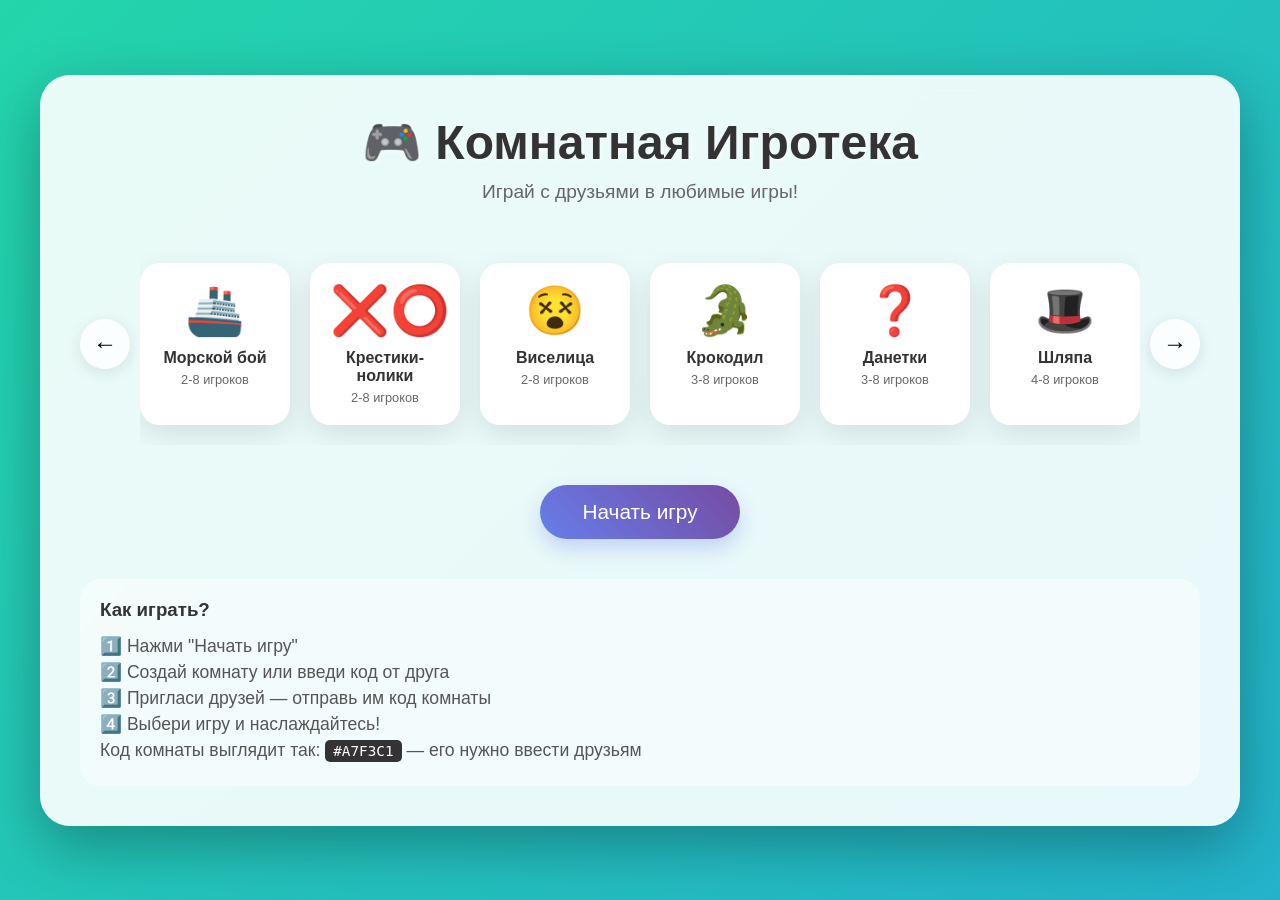
<file: index.html>
<!DOCTYPE html>
<html lang="ru">
<head>
    <meta charset="UTF-8">
    <meta name="viewport" content="width=device-width, initial-scale=1.0">
    <title>Комнатная Игротека</title>
    <link rel="stylesheet" href="style.css">
</head>
<body>
    <div class="container">
        <h1 class="title">🎮 Комнатная Игротека</h1>
        <p class="subtitle">Играй с друзьями в любимые игры!</p>
        
        <!-- Карусель с играми -->
        <div class="games-carousel">
            <button class="carousel-btn prev">←</button>
            
            <div class="games-container">
                <div class="game-card">
                    <div class="game-icon">🚢</div>
                    <h3>Морской бой</h3>
                    <p>2-8 игроков</p>
                </div>
                <div class="game-card">
                    <div class="game-icon">❌⭕</div>
                    <h3>Крестики-нолики</h3>
                    <p>2-8 игроков</p>
                </div>
                <div class="game-card">
                    <div class="game-icon">😵</div>
                    <h3>Виселица</h3>
                    <p>2-8 игроков</p>
                </div>
                <div class="game-card">
                    <div class="game-icon">🐊</div>
                    <h3>Крокодил</h3>
                    <p>3-8 игроков</p>
                </div>
                <div class="game-card">
                    <div class="game-icon">❓</div>
                    <h3>Данетки</h3>
                    <p>3-8 игроков</p>
                </div>
                <div class="game-card">
                    <div class="game-icon">🎩</div>
                    <h3>Шляпа</h3>
                    <p>4-8 игроков</p>
                </div>
                <div class="game-card">
                    <div class="game-icon">🤔</div>
                    <h3>Кто я?</h3>
                    <p>3-8 игроков</p>
                </div>
                <div class="game-card">
                    <div class="game-icon">📝</div>
                    <h3>Балда</h3>
                    <p>2-4 игрока</p>
                </div>
            </div>
            
            <button class="carousel-btn next">→</button>
        </div>
        
        <!-- Кнопка начала -->
        <button class="start-btn" onclick="location.href='lobby.html'">Начать игру</button>
        
        <!-- Подвал с объяснением -->
        <div class="footer">
            <h3>Как играть?</h3>
            <p>1️⃣ Нажми "Начать игру"</p>
            <p>2️⃣ Создай комнату или введи код от друга</p>
            <p>3️⃣ Пригласи друзей — отправь им код комнаты</p>
            <p>4️⃣ Выбери игру и наслаждайтесь!</p>
            <p class="small">Код комнаты выглядит так: <span class="code-example">#A7F3C1</span> — его нужно ввести друзьям</p>
        </div>
    </div>
    
    <script src="script.js"></script>
</body>
</html>
</file>
<file: style.css>
/* Общие стили и переливающийся фон */
* {
    margin: 0;
    padding: 0;
    box-sizing: border-box;
    font-family: 'Segoe UI', Tahoma, Geneva, Verdana, sans-serif;
}

body {
    min-height: 100vh;
    display: flex;
    justify-content: center;
    align-items: center;
    background: linear-gradient(-45deg, #ee7752, #e73c7e, #23a6d5, #23d5ab);
    background-size: 400% 400%;
    animation: gradient 10s ease infinite;
    padding: 20px;
}

@keyframes gradient {
    0% { background-position: 0% 50%; }
    50% { background-position: 100% 50%; }
    100% { background-position: 0% 50%; }
}

.container {
    max-width: 1200px;
    width: 100%;
    background: rgba(255, 255, 255, 0.9);
    backdrop-filter: blur(10px);
    border-radius: 30px;
    padding: 40px;
    box-shadow: 0 20px 60px rgba(0, 0, 0, 0.3);
}

.title {
    text-align: center;
    font-size: 3em;
    margin-bottom: 10px;
    color: #333;
    text-shadow: 2px 2px 4px rgba(255, 255, 255, 0.5);
}

.subtitle {
    text-align: center;
    color: #666;
    margin-bottom: 40px;
    font-size: 1.2em;
}

/* Карусель с играми */
.games-carousel {
    display: flex;
    align-items: center;
    gap: 10px;
    margin-bottom: 40px;
}

.carousel-btn {
    width: 50px;
    height: 50px;
    border-radius: 50%;
    border: none;
    background: rgba(255, 255, 255, 0.8);
    font-size: 24px;
    cursor: pointer;
    transition: all 0.3s;
    box-shadow: 0 4px 15px rgba(0, 0, 0, 0.1);
}

.carousel-btn:hover {
    background: white;
    transform: scale(1.1);
}

.games-container {
    display: flex;
    gap: 20px;
    overflow-x: auto;
    padding: 20px 0;
    scroll-behavior: smooth;
    flex: 1;
}

.game-card {
    min-width: 150px;
    background: white;
    border-radius: 20px;
    padding: 20px;
    text-align: center;
    box-shadow: 0 10px 30px rgba(0, 0, 0, 0.1);
    transition: transform 0.3s;
    cursor: pointer;
}

.game-card:hover {
    transform: translateY(-10px);
}

.game-icon {
    font-size: 3em;
    margin-bottom: 10px;
}

.game-card h3 {
    font-size: 1em;
    margin-bottom: 5px;
    color: #333;
}

.game-card p {
    font-size: 0.8em;
    color: #666;
}

/* Кнопка начала */
.start-btn {
    display: block;
    width: 200px;
    margin: 0 auto 40px;
    padding: 15px 30px;
    font-size: 1.3em;
    background: linear-gradient(45deg, #667eea, #764ba2);
    color: white;
    border: none;
    border-radius: 50px;
    cursor: pointer;
    transition: all 0.3s;
    box-shadow: 0 10px 20px rgba(102, 126, 234, 0.3);
}

.start-btn:hover {
    transform: scale(1.05);
    box-shadow: 0 15px 30px rgba(102, 126, 234, 0.4);
}

/* Подвал */
.footer {
    background: rgba(255, 255, 255, 0.5);
    border-radius: 20px;
    padding: 20px;
    margin-top: 20px;
}

.footer h3 {
    color: #333;
    margin-bottom: 15px;
}

.footer p {
    color: #555;
    margin: 5px 0;
    font-size: 1.1em;
}

.small {
    font-size: 0.9em;
    color: #777;
    margin-top: 10px;
}

.code-example {
    background: #333;
    color: #fff;
    padding: 3px 8px;
    border-radius: 5px;
    font-family: monospace;
}

/* Стили для lobby.html */
.lobby-options {
    display: flex;
    gap: 30px;
    margin-bottom: 40px;
    flex-wrap: wrap;
}

.option-card {
    flex: 1;
    min-width: 250px;
    background: rgba(255, 255, 255, 0.8);
    border-radius: 20px;
    padding: 30px;
    text-align: center;
    box-shadow: 0 10px 30px rgba(0, 0, 0, 0.1);
}

.option-card h2 {
    margin-bottom: 20px;
    color: #333;
}

.nick-input, .code-input {
    width: 100%;
    padding: 12px;
    margin-bottom: 15px;
    border: 2px solid #ddd;
    border-radius: 10px;
    font-size: 1em;
    transition: border 0.3s;
}

.nick-input:focus, .code-input:focus {
    border-color: #667eea;
    outline: none;
}

.code-input {
    text-transform: uppercase;
    font-family: monospace;
    font-size: 1.2em;
}

.action-btn {
    padding: 12px 30px;
    background: linear-gradient(45deg, #667eea, #764ba2);
    color: white;
    border: none;
    border-radius: 10px;
    font-size: 1.1em;
    cursor: pointer;
    transition: all 0.3s;
}

.action-btn:hover {
    transform: scale(1.05);
    box-shadow: 0 10px 20px rgba(102, 126, 234, 0.3);
}

/* Уведомления */
.game-notification {
    position: fixed;
    top: 20px;
    left: 50%;
    transform: translateX(-50%);
    background: linear-gradient(45deg, #667eea, #764ba2);
    color: white;
    padding: 15px 30px;
    border-radius: 50px;
    font-size: 1.2em;
    z-index: 2000;
    animation: slideDown 0.3s ease;
    box-shadow: 0 10px 30px rgba(0, 0, 0, 0.3);
}

@keyframes slideDown {
    from {
        opacity: 0;
        transform: translate(-50%, -100%);
    }
    to {
        opacity: 1;
        transform: translate(-50%, 0);
    }
}

/* Скролл */
::-webkit-scrollbar {
    width: 10px;
    height: 10px;
}

::-webkit-scrollbar-track {
    background: rgba(255, 255, 255, 0.1);
    border-radius: 10px;
}

::-webkit-scrollbar-thumb {
    background: rgba(102, 126, 234, 0.5);
    border-radius: 10px;
}

::-webkit-scrollbar-thumb:hover {
    background: rgba(102, 126, 234, 0.8);
}
</file>
